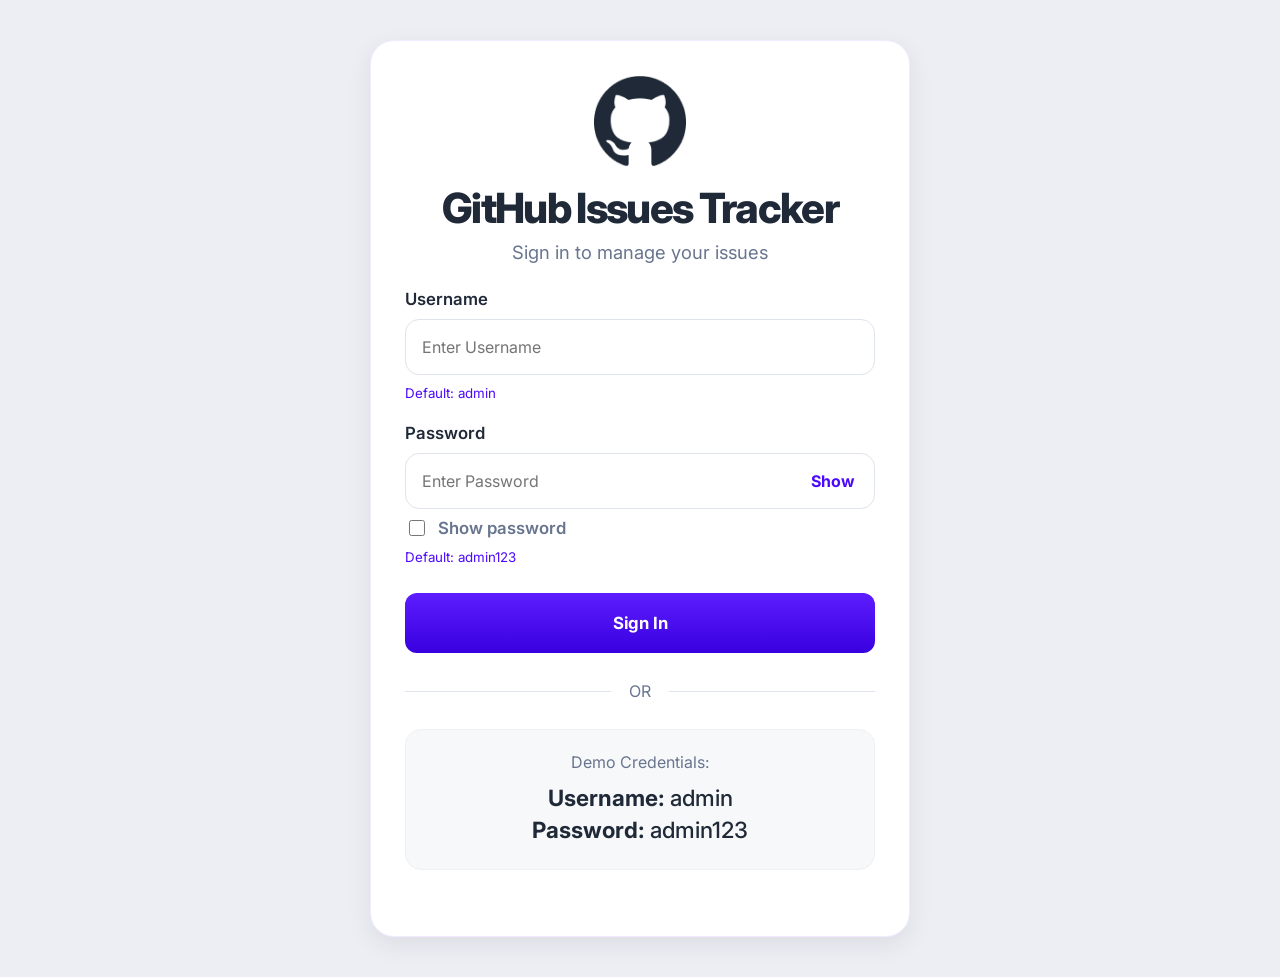
<file: index.html>
<!DOCTYPE html>
<html lang="en">
<head>
  <meta charset="UTF-8" />
  <meta name="viewport" content="width=device-width, initial-scale=1.0" />
  <title>Login | GitHub Issues Tracker</title>
  <link rel="preconnect" href="https://fonts.googleapis.com">
  <link rel="preconnect" href="https://fonts.gstatic.com" crossorigin>
  <link href="https://fonts.googleapis.com/css2?family=Inter:wght@400;500;600;700;800&display=swap" rel="stylesheet">
  <link rel="stylesheet" href="styles.css" />
</head>
<body class="auth-body">
  <section class="login-page">
    <div class="login-card">
      <div class="login-brand">
        <img src="assets/github-logo.png" alt="GitHub logo" class="brand-logo" />
        <h1>GitHub Issues Tracker</h1>
        <p>Sign in to manage your issues</p>
      </div>

      <form id="loginForm" class="login-form">
        <label for="username">Username</label>
        <input
          id="username"
          name="username"
          type="text"
          placeholder="Enter Username"
          autocomplete="username"
        />
        <small>Default: admin</small>

        <label for="password">Password</label>
        <div class="password-field">
          <input
            id="password"
            name="password"
            type="password"
            placeholder="Enter Password"
            autocomplete="current-password"
          />
          <button type="button" id="togglePassword" class="password-toggle" aria-label="Show password">
            Show
          </button>
        </div>

        <label class="show-password-row" for="showPasswordCheck">
          <input id="showPasswordCheck" type="checkbox" />
          <span>Show password</span>
        </label>
        <small>Default: admin123</small>

        <button type="submit" class="primary-btn full-btn">Sign In</button>
      </form>

      <div class="divider"><span>OR</span></div>

      <div class="demo-box">
        <p>Demo Credentials:</p>
        <h3>Username: <span>admin</span></h3>
        <h3>Password: <span>admin123</span></h3>
      </div>

      <p id="loginError" class="form-error"></p>
    </div>
  </section>

  <script src="login.js"></script>
</body>
</html>
</file>
<file: styles.css>
:root {
  --bg: #eceef3;
  --surface: #ffffff;
  --text: #202938;
  --muted: #68758f;
  --line: #dfe3eb;
  --brand: #4c09ff;
  --brand-dark: #3900df;
  --green: #0eb67a;
  --purple: #a855f7;
  --danger: #ff4d4f;
  --danger-soft: #ffe7e6;
  --warning-soft: #fff2cf;
  --shadow: 0 8px 24px rgba(29, 39, 62, 0.08);
}

* {
  box-sizing: border-box;
}

html,
body {
  margin: 0;
  padding: 0;
  font-family: 'Inter', sans-serif;
  background: var(--bg);
  color: var(--text);
}

img {
  display: block;
  max-width: 100%;
}

button,
input {
  font: inherit;
}

button {
  cursor: pointer;
}

.hidden {
  display: none !important;
}

.auth-body,
.dashboard-body,
.page-shell,
.dashboard-shell {
  min-height: 100vh;
}

.locked-body {
  visibility: hidden;
}

/* Login */
.login-page {
  min-height: 100vh;
  display: grid;
  place-items: center;
  padding: 40px 16px;
}

.login-card {
  width: min(540px, 100%);
  background: var(--surface);
  border-radius: 24px;
  padding: 34px 34px 30px;
  box-shadow: var(--shadow);
  border: 1px solid rgba(76, 9, 255, 0.08);
}

.login-brand {
  text-align: center;
  margin-bottom: 26px;
}

.brand-logo {
  width: 92px;
  margin: 0 auto 16px;
}

.login-brand h1 {
  margin: 0;
  font-size: 2.6rem;
  font-weight: 800;
  letter-spacing: -0.04em;
}

.login-brand p {
  margin: 8px 0 0;
  color: var(--muted);
  font-size: 1.15rem;
}

.login-form {
  display: grid;
  gap: 10px;
}

.login-form label {
  font-size: 1.05rem;
  font-weight: 600;
}

.login-form input {
  width: 100%;
  height: 56px;
  border-radius: 14px;
  border: 1px solid var(--line);
  padding: 0 16px;
  outline: none;
  transition: border-color 0.2s, box-shadow 0.2s;
}

.login-form input:focus,
.search-input-wrap:focus-within {
  border-color: rgba(76, 9, 255, 0.45);
  box-shadow: 0 0 0 3px rgba(76, 9, 255, 0.12);
}

.login-form small {
  color: var(--brand);
  margin-bottom: 12px;
}

.password-field {
  position: relative;
}

.password-field input {
  padding-right: 84px;
}

.password-toggle {
  position: absolute;
  right: 10px;
  top: 50%;
  transform: translateY(-50%);
  border: none;
  background: transparent;
  color: var(--brand);
  font-weight: 700;
  padding: 8px 10px;
}

.show-password-row {
  display: flex;
  align-items: center;
  gap: 10px;
  color: var(--muted);
  font-size: 0.96rem;
  font-weight: 500;
  margin-top: -2px;
}

.show-password-row input {
  width: 16px;
  height: 16px;
  accent-color: var(--brand);
}

.primary-btn {
  border: none;
  background: linear-gradient(180deg, #5d1dff 0%, var(--brand-dark) 100%);
  color: #fff;
  border-radius: 12px;
  padding: 14px 22px;
  font-weight: 700;
  transition: transform 0.12s ease, opacity 0.2s ease;
}

.primary-btn:hover {
  opacity: 0.95;
}

.primary-btn:active {
  transform: translateY(1px);
}

.full-btn {
  margin-top: 6px;
  width: 100%;
  height: 60px;
  font-size: 1.05rem;
}

.divider {
  position: relative;
  margin: 28px 0;
  text-align: center;
  color: var(--muted);
}

.divider::before {
  content: '';
  position: absolute;
  inset: 50% 0 auto;
  border-top: 1px solid var(--line);
}

.divider span {
  position: relative;
  background: var(--surface);
  padding: 0 18px;
}

.demo-box {
  background: #f7f8fa;
  border-radius: 16px;
  padding: 22px;
  text-align: center;
  border: 1px solid #eef0f4;
}

.demo-box p,
.demo-box h3 {
  margin: 0;
}

.demo-box p {
  color: var(--muted);
  margin-bottom: 10px;
}

.demo-box h3 {
  font-size: 1.4rem;
  line-height: 1.45;
}

.demo-box span {
  font-weight: 500;
}

.form-error {
  min-height: 22px;
  margin: 14px 0 0;
  color: #d61a1d;
  font-weight: 600;
  text-align: center;
}

/* Dashboard */
.navbar {
  height: 86px;
  background: var(--surface);
  border-bottom: 1px solid rgba(32, 41, 56, 0.08);
  display: flex;
  align-items: center;
  justify-content: space-between;
  gap: 18px;
  padding: 0 clamp(18px, 4vw, 60px);
}

.brand-row {
  display: flex;
  align-items: center;
  gap: 12px;
}

.nav-logo {
  width: 34px;
}

.brand-row h2 {
  margin: 0;
  font-size: clamp(1.2rem, 2vw, 2rem);
  font-weight: 800;
}

.nav-actions {
  display: flex;
  align-items: center;
  gap: 14px;
  flex-wrap: wrap;
}

.search-bar {
  display: flex;
  align-items: center;
  gap: 12px;
}

.search-input-wrap {
  width: 290px;
  height: 50px;
  background: var(--surface);
  border: 1px solid var(--line);
  border-radius: 12px;
  display: flex;
  align-items: center;
  padding: 0 14px;
  transition: border-color 0.2s, box-shadow 0.2s;
}

.search-input-wrap svg {
  width: 20px;
  height: 20px;
  fill: #94a0b5;
  flex-shrink: 0;
}

.search-input-wrap input {
  border: none;
  outline: none;
  width: 100%;
  padding-left: 10px;
  background: transparent;
}

.nav-new-btn {
  min-width: 112px;
  height: 50px;
  padding: 0 22px;
  border-radius: 10px;
}

.content-wrap {
  max-width: 1380px;
  margin: 8px auto 40px;
  padding: 0 8px;
}

.filter-panel,
.issues-panel {
  background: rgba(255, 255, 255, 0.88);
  border-radius: 18px;
  box-shadow: var(--shadow);
  border: 1px solid rgba(32, 41, 56, 0.06);
}

.filter-panel {
  padding: 18px;
  margin-bottom: 14px;
}

.panel-tools {
  display: flex;
  align-items: center;
  justify-content: space-between;
  gap: 16px;
}

.tab-buttons {
  display: flex;
  gap: 10px;
  flex-wrap: wrap;
}

.tab-btn {
  min-width: 92px;
  padding: 14px 24px;
  border-radius: 10px;
  border: 1px solid var(--line);
  background: #fff;
  color: var(--muted);
  font-weight: 500;
}

.tab-btn.active {
  background: linear-gradient(180deg, #5d1dff 0%, var(--brand-dark) 100%);
  color: #fff;
  border-color: transparent;
}

.logout-link-btn {
  border: none;
  background: transparent;
  color: #6b7280;
  font-weight: 600;
  padding: 10px 4px;
}

.logout-link-btn:hover {
  color: var(--brand);
}

.issues-panel {
  overflow: hidden;
}

.panel-header {
  display: flex;
  align-items: center;
  justify-content: space-between;
  gap: 16px;
  padding: 24px 28px;
  border-bottom: 1px solid var(--line);
}

.panel-title-row {
  display: flex;
  align-items: center;
  gap: 14px;
}

.panel-icon {
  width: 48px;
  height: 48px;
  border-radius: 999px;
  display: grid;
  place-items: center;
  background: #efe8ff;
}

.panel-icon img {
  width: 28px;
}

.panel-title-row h3 {
  margin: 0;
  font-size: clamp(1.35rem, 2vw, 2rem);
}

.panel-title-row p {
  margin: 6px 0 0;
  color: var(--muted);
  font-size: 1.05rem;
}

.legend {
  display: flex;
  gap: 18px;
  color: var(--text);
  font-weight: 500;
}

.legend span {
  display: inline-flex;
  align-items: center;
  gap: 8px;
}

.dot {
  width: 12px;
  height: 12px;
  border-radius: 999px;
  display: inline-block;
}

.dot-open {
  background: var(--green);
}

.dot-closed {
  background: var(--purple);
}

.state-box {
  display: grid;
  place-items: center;
  padding: 54px 18px;
  gap: 12px;
  text-align: center;
  color: var(--muted);
}

.spinner {
  width: 42px;
  height: 42px;
  border: 4px solid rgba(76, 9, 255, 0.16);
  border-top-color: var(--brand);
  border-radius: 50%;
  animation: spin 0.8s linear infinite;
}

@keyframes spin {
  to {
    transform: rotate(360deg);
  }
}

.issues-grid {
  padding: 8px;
  display: grid;
  grid-template-columns: repeat(4, minmax(0, 1fr));
  gap: 14px;
}

.issue-card {
  background: #fff;
  border-radius: 14px;
  border: 1px solid #dadfe6;
  overflow: hidden;
  box-shadow: 0 3px 10px rgba(35, 43, 66, 0.06);
  display: flex;
  flex-direction: column;
  transition: transform 0.14s ease, box-shadow 0.2s ease;
  min-height: 318px;
}

.issue-card:hover {
  transform: translateY(-2px);
  box-shadow: 0 10px 22px rgba(35, 43, 66, 0.09);
}

.issue-card.open {
  border-top: 4px solid var(--green);
}

.issue-card.closed {
  border-top: 4px solid var(--purple);
}

.issue-card button {
  appearance: none;
  background: transparent;
  border: none;
  padding: 0;
  text-align: left;
  color: inherit;
  width: 100%;
  height: 100%;
  display: flex;
  flex-direction: column;
}

.issue-body {
  padding: 16px 18px 10px;
}

.card-top {
  display: flex;
  align-items: flex-start;
  justify-content: space-between;
  gap: 12px;
  margin-bottom: 12px;
  min-height: 38px;
}

.status-chip-image,
.modal-status-chip-image {
  padding: 0;
  background: transparent !important;
  line-height: 0;
}

.status-chip-icon {
  width: 28px;
  height: 28px;
  object-fit: contain;
}

.modal-status-icon {
  width: 34px;
  height: 34px;
  object-fit: contain;
}

.priority-chip,
.label-chip,
.modal-status-chip {
  display: inline-flex;
  align-items: center;
  justify-content: center;
  border-radius: 999px;
}

.priority-chip {
  min-width: 100px;
  height: 32px;
  padding: 0 16px;
  font-size: 0.82rem;
  text-transform: uppercase;
  font-weight: 500;
}

.priority-chip.high {
  background: #f8e6e6;
  color: var(--danger);
}

.priority-chip.medium {
  background: #f6ebc8;
  color: #d48a00;
}

.priority-chip.low {
  background: #eceef2;
  color: #8d95a6;
}

.issue-title {
  margin: 0 0 10px;
  font-size: 1rem;
  line-height: 1.35;
  font-weight: 800;
  min-height: 54px;
  color: #1e2a3b;
}

.issue-desc {
  margin: 0 0 14px;
  color: #71809a;
  font-size: 0.93rem;
  line-height: 1.45;
  min-height: 58px;
}

.label-row,
.modal-labels {
  display: flex;
  flex-wrap: wrap;
  gap: 10px 8px;
}

.label-chip {
  display: inline-flex;
  align-items: center;
  gap: 6px;
  padding: 7px 12px;
  font-size: 0.78rem;
  border: 1px solid transparent;
  text-transform: uppercase;
  font-weight: 500;
  line-height: 1;
  white-space: nowrap;
}

.label-chip-icon {
  width: 13px;
  height: 13px;
  flex-shrink: 0;
}

.label-chip.bug {
  background: var(--danger-soft);
  color: var(--danger);
  border-color: #ffbcbc;
}

.label-chip.help-wanted {
  background: var(--warning-soft);
  color: #d88000;
  border-color: #f0cb65;
}

.label-chip.enhancement {
  background: #dff8e8;
  color: #169f69;
  border-color: #9fe1ba;
}

.label-chip.documentation {
  background: #e8efff;
  color: #4768d4;
  border-color: #bfd0ff;
}

.label-chip.good-first-issue {
  background: #ece8ff;
  color: #7f56d9;
  border-color: #cfc3ff;
}

.label-chip.default {
  background: #f1f3f7;
  color: #657189;
  border-color: #d9e0ea;
}

.issue-meta {
  margin-top: auto;
  padding: 16px 18px 18px;
  border-top: 1px solid var(--line);
  display: grid;
  gap: 8px;
  color: #70809a;
  font-size: 0.88rem;
}

.issue-meta p {
  margin: 0;
}

.issue-meta strong {
  color: var(--text);
  font-weight: 700;
}

/* Modal */
.modal {
  position: fixed;
  inset: 0;
  z-index: 40;
  display: grid;
  place-items: center;
  padding: 18px;
}

.modal-backdrop {
  position: absolute;
  inset: 0;
  background: rgba(59, 73, 105, 0.32);
  backdrop-filter: blur(3px);
}

.modal-card {
  position: relative;
  width: min(880px, 100%);
  background: #fff;
  border-radius: 24px;
  padding: 34px 34px 0;
  box-shadow: 0 24px 60px rgba(21, 29, 50, 0.2);
}

.modal-close-x {
  position: absolute;
  top: 12px;
  right: 14px;
  background: transparent;
  border: none;
  font-size: 2rem;
  color: #97a0b1;
}

.modal-title {
  margin: 0 0 18px;
  font-size: clamp(2rem, 4vw, 3rem);
  line-height: 1.08;
  letter-spacing: -0.04em;
}

.modal-meta-line {
  display: flex;
  align-items: center;
  gap: 14px;
  flex-wrap: wrap;
  color: var(--muted);
  font-size: 1rem;
  margin-bottom: 18px;
}

.modal-labels {
  margin-bottom: 26px;
}

.modal-desc {
  color: var(--muted);
  font-size: clamp(1.15rem, 2vw, 1.4rem);
  line-height: 1.55;
  margin: 0 0 28px;
}

.modal-info-grid {
  background: #f5f6f9;
  border-radius: 16px;
  padding: 22px 24px;
  display: grid;
  grid-template-columns: repeat(2, minmax(0, 1fr));
  gap: 24px;
}

.info-item p {
  margin: 0 0 10px;
  color: var(--muted);
  font-size: 1.1rem;
}

.info-item h4 {
  margin: 0;
  font-size: 1.8rem;
}

.info-item.full-width {
  grid-column: 1 / -1;
}

.modal-footer {
  display: flex;
  justify-content: flex-end;
  padding: 26px 0 30px;
}

/* Responsive */
@media (max-width: 1040px) {
  .issues-grid {
    grid-template-columns: repeat(3, minmax(0, 1fr));
  }
}

@media (max-width: 900px) {
  .navbar {
    height: auto;
    padding-top: 18px;
    padding-bottom: 18px;
    flex-wrap: wrap;
  }

  .nav-actions {
    width: 100%;
    justify-content: flex-end;
  }
}

@media (max-width: 840px) {
  .navbar {
    padding: 18px 16px;
    flex-direction: column;
    align-items: stretch;
  }

  .search-bar,
  .search-input-wrap {
    width: 100%;
  }

  .panel-header,
  .panel-tools {
    flex-direction: column;
    align-items: flex-start;
  }

  .issues-grid {
    grid-template-columns: repeat(2, minmax(0, 1fr));
  }

  .modal-info-grid {
    grid-template-columns: 1fr;
  }
}

@media (max-width: 640px) {
  .nav-actions,
  .search-bar {
    width: 100%;
    flex-wrap: wrap;
  }

  .search-input-wrap,
  .nav-new-btn {
    width: 100%;
  }
}

@media (max-width: 560px) {
  .login-card {
    padding: 26px 18px 22px;
    border-radius: 18px;
  }

  .login-brand h1 {
    font-size: 2rem;
  }

  .tab-buttons {
    display: grid;
    grid-template-columns: repeat(3, 1fr);
  }

  .tab-btn {
    min-width: 0;
    padding-inline: 14px;
  }

  .issues-grid {
    grid-template-columns: 1fr;
    padding: 10px;
  }

  .issue-desc {
    min-height: auto;
  }

  .modal-card {
    padding: 24px 20px 0;
    border-radius: 18px;
  }

  .modal-title {
    font-size: 2rem;
  }

  .modal-desc {
    font-size: 1.05rem;
  }

  .info-item h4 {
    font-size: 1.35rem;
  }

  .legend {
    gap: 12px;
    font-size: 0.95rem;
  }
}
</file>
